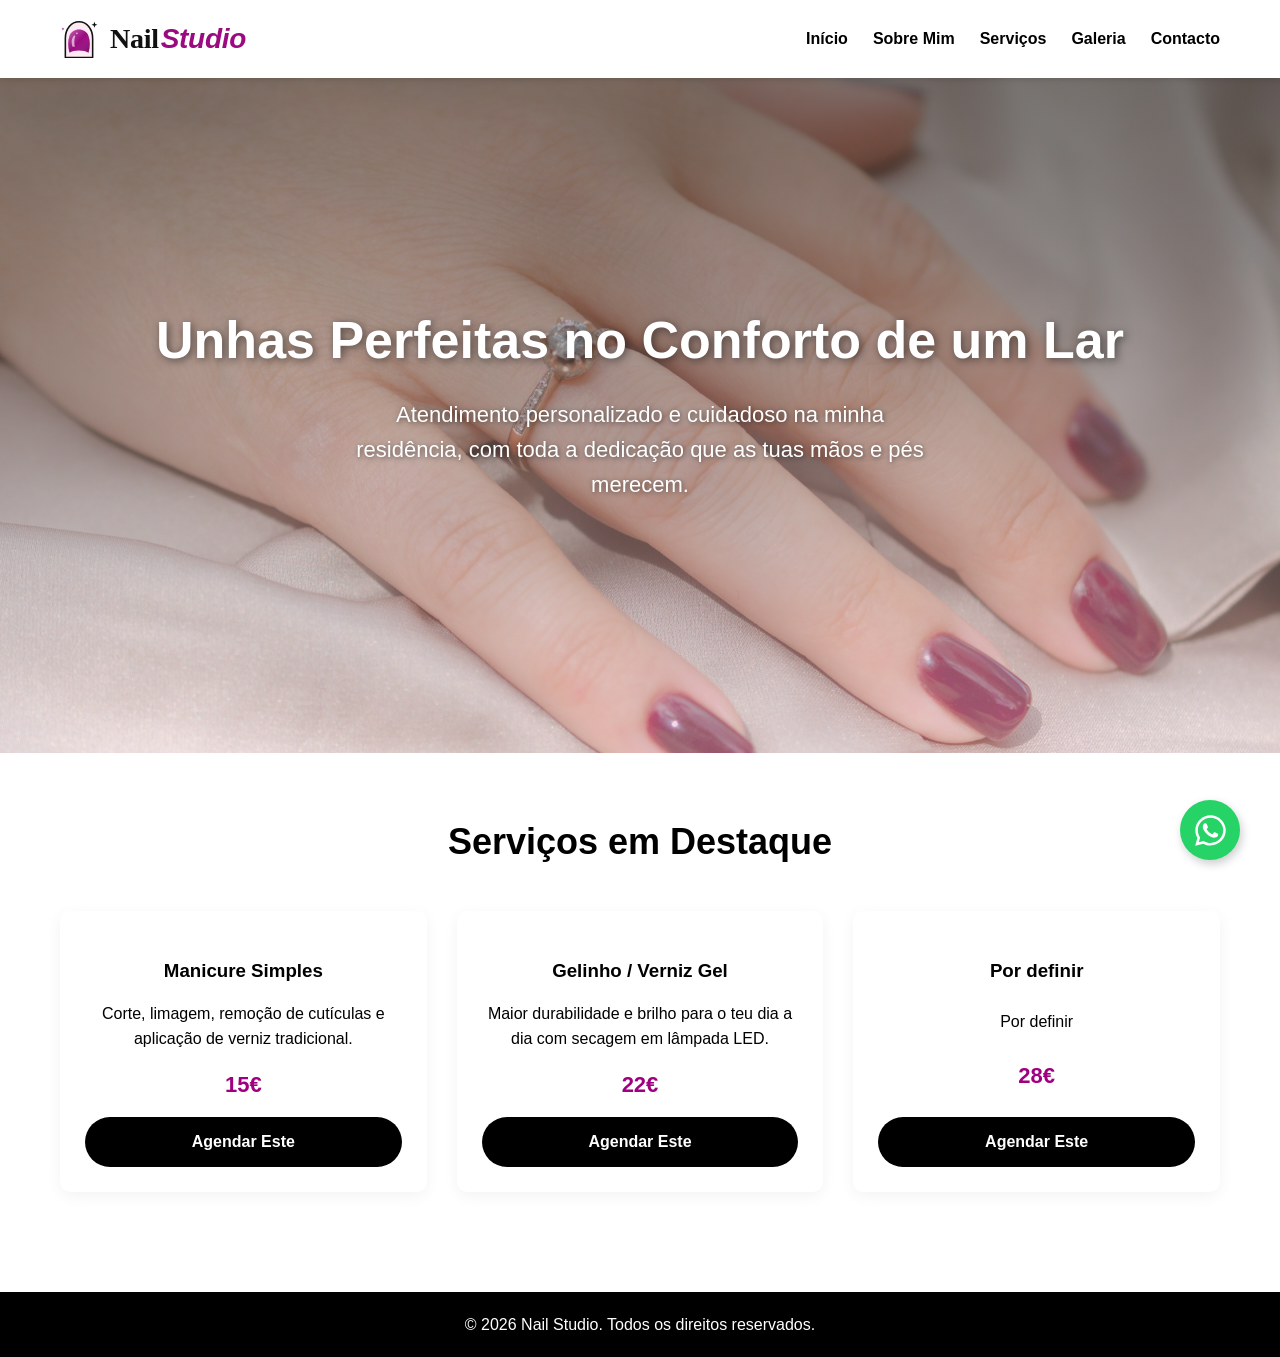
<file: index.html>
<!DOCTYPE html>
<html lang="pt">
<head>
    <meta charset="UTF-8">
    <meta name="viewport" content="width=device-width, initial-scale=1.0">
    <title>Nail Studio | Manicure</title>
    <link rel="stylesheet" href="CSS/style.css">
    <link rel="icon" type="image/svg+xml" href="images/favicon.svg?v=1">
</head>
<body>

    <header>
        <nav class="navbar">
            <div class="logo">
                <a href="index.html" class="logo-link">
                    <!-- Ícone do Dedo com Unha e Brilho extraído do teu código -->
                    <svg class="logo-icon" viewBox="0 0 64 64" xmlns="http://w3.org">
                        <defs>
                            <linearGradient id="glossM" x1="0" y1="0" x2="1" y2="1">
                                <stop offset="0" stop-color="#ffffff" stop-opacity="0.38"></stop>
                                <stop offset="0.5" stop-color="#ffffff" stop-opacity="0"></stop>
                                <stop offset="1" stop-color="#000000" stop-opacity="0.22"></stop>
                            </linearGradient>
                        </defs>
                        <path d="M9 63 V31 C9 15 19 3 32 3 C45 3 55 15 55 31 V63 Z" fill="#FDEAF3" stroke="#111111" stroke-width="2.6" stroke-linejoin="round"></path>
                        <g transform="translate(0 9)">
                            <path d="M16 46 C13 36 13 26 16 18 C18 11 25 7 32 7 C39 7 46 11 48 18 C51 26 51 36 48 46 C41 41 23 41 16 46 Z" fill="#9B0A80"></path>
                            <path d="M16 46 C13 36 13 26 16 18 C18 11 25 7 32 7 C39 7 46 11 48 18 C51 26 51 36 48 46 C41 41 23 41 16 46 Z" fill="url(#glossM)"></path>
                            <path d="M21 36 C19 29 19 24 22 19 C23.5 17 25.5 16.5 25.8 18 C24 23 23.5 29 25 36 Z" fill="#ffffff" fill-opacity="0.6"></path>
                            <circle cx="28.5" cy="13.5" r="1.3" fill="#ffffff" fill-opacity="0.75"></circle>
                        </g>
                        <path d="M58 3 L59.4 6.6 L63 8 L59.4 9.4 L58 13 L56.6 9.4 L53 8 L56.6 6.6 Z" fill="#111111"></path>
                        <path d="M5 12.5 L5.7 14.3 L7.5 15 L5.7 15.7 L5 17.5 L4.3 15.7 L2.5 15 L4.3 14.3 Z" fill="#9B0A80"></path>
                    </svg>
                    <!-- Texto alinhado com a fonte elegante do teu design -->
                    <span class="logo-text">Nail<span class="logo-highlight">Studio</span></span>
                </a>
            </div>

            <ul class="nav-links">
                <li><a href="index.html">Início</a></li>
                <li><a href="sobre.html">Sobre Mim</a></li>
                <li><a href="servicos.html">Serviços</a></li>
                <li><a href="galeria.html">Galeria</a></li>
                <li><a href="contacto.html">Contacto</a></li>
            </ul>

        </nav>
    </header>

    <section class="hero" style="background: linear-gradient(rgba(74, 59, 50, 0.6), rgba(252, 215, 217, 0.4)), url('images/banner.jpg') no-repeat center center/cover;">
        <h2>Unhas Perfeitas no Conforto de um Lar</h2>
        <p>Atendimento personalizado e cuidadoso na minha residência, com toda a dedicação que as tuas mãos e pés merecem.</p>
    </section>



    <section class="container">
        <h2 class="titulo-seccao">Serviços em Destaque</h2>
        <div class="servicos-grid">

            <!-- Cartão 1 -->
            <div class="servico-card">
                <h3>Manicure Simples</h3>
                <p>Corte, limagem, remoção de cutículas e aplicação de verniz tradicional.</p>
                <div class="preco">15€</div>
                <a href="https://wa.me/932202643?text=Olá!%20Gostaria%20de%20agendar%20uma%20Manicure%20Simples." class="btn" target="_blank" rel="noopener noreferrer">Agendar Este</a>
            </div>
        
            <!-- Cartão 2 -->
            <div class="servico-card">
                <h3>Gelinho / Verniz Gel</h3>
                <p>Maior durabilidade e brilho para o teu dia a dia com secagem em lâmpada LED.</p>
                <div class="preco">22€</div>
                <a href="https://wa.me/932202643?text=Olá!%20Gostaria%20de%20agendar%20o%20Verniz%20Gel%20(Gelinho)." class="btn" target="_blank" rel="noopener noreferrer">Agendar Este</a>
            </div>
        
            <!-- Cartão 3 -->
            <div class="servico-card">
                <h3>Por definir</h3>
                <p>Por definir</p>
                <div class="preco">28€</div>
                <a href="https://wa.me/932202643?text=Por%20Definir" class="btn" target="_blank" rel="noopener noreferrer">Agendar Este</a>   
            </div>
        
        </div>
    </section>


    <footer>
        <p>&copy; 2026 Nail Studio. Todos os direitos reservados.</p>
    </footer>

    <!-- Botão Whatsapp Flutuante -->
    <a href="https://wa.me/932202643?text=Olá!%20Gostaria%20de%20fazer%20uma%20marcação%20no%20Nail%20Studio." class="whatsapp-float" target="_blank" rel="noopener noreferrer">
        <svg viewBox="0 0 448 512">
            <path d="M380.9 97.1C339 55.1 283.2 32 223.9 32c-122.4 0-222 99.6-222 222 0 39.1 10.2 77.3 29.6 111L0 480l117.7-30.9c32.4 17.7 68.9 27 106.1 27h.1c122.3 0 224.1-99.6 224.1-222 0-59.3-25.2-115-67.1-157zm-157 341.6c-33.2 0-65.7-8.9-94-25.7l-6.7-4-69.8 18.3L72 359.2l-4.4-7c-18.5-29.4-28.2-63.3-28.2-98.2 0-101.7 82.8-184.5 184.6-184.5 49.3 0 95.6 19.2 130.4 54.1 34.8 34.9 56.2 81.2 56.1 130.5 0 101.8-84.9 184.6-186.6 184.6zm101.2-138.2c-5.5-2.8-32.8-16.2-37.9-18-5.1-1.9-8.8-2.8-12.5 2.8-3.7 5.6-14.3 18-17.6 21.8-3.2 3.7-6.5 4.2-12 1.4-32.6-16.3-54-29.1-75.5-66-5.7-9.8 5.7-9.1 16.3-30.3 1.8-3.7.9-6.9-.5-9.7-1.4-2.8-12.5-30.1-17.1-41.2-4.5-10.8-9.1-9.3-12.5-9.5-3.2-.2-6.9-.2-10.6-.2-3.7 0-9.7 1.4-14.8 6.9-5.1 5.6-19.4 19-19.4 46.3 0 27.3 19.9 53.7 22.6 57.4 2.8 3.7 39.1 59.7 94.8 83.8 35.2 15.2 49 16.5 66.6 13.9 10.7-1.6 32.8-13.4 37.4-26.4 4.6-13 4.6-24.1 3.2-26.4-1.3-2.5-5-3.9-10.5-6.6z"/>
        </svg>
    </a>


</body>
</html>
</file>
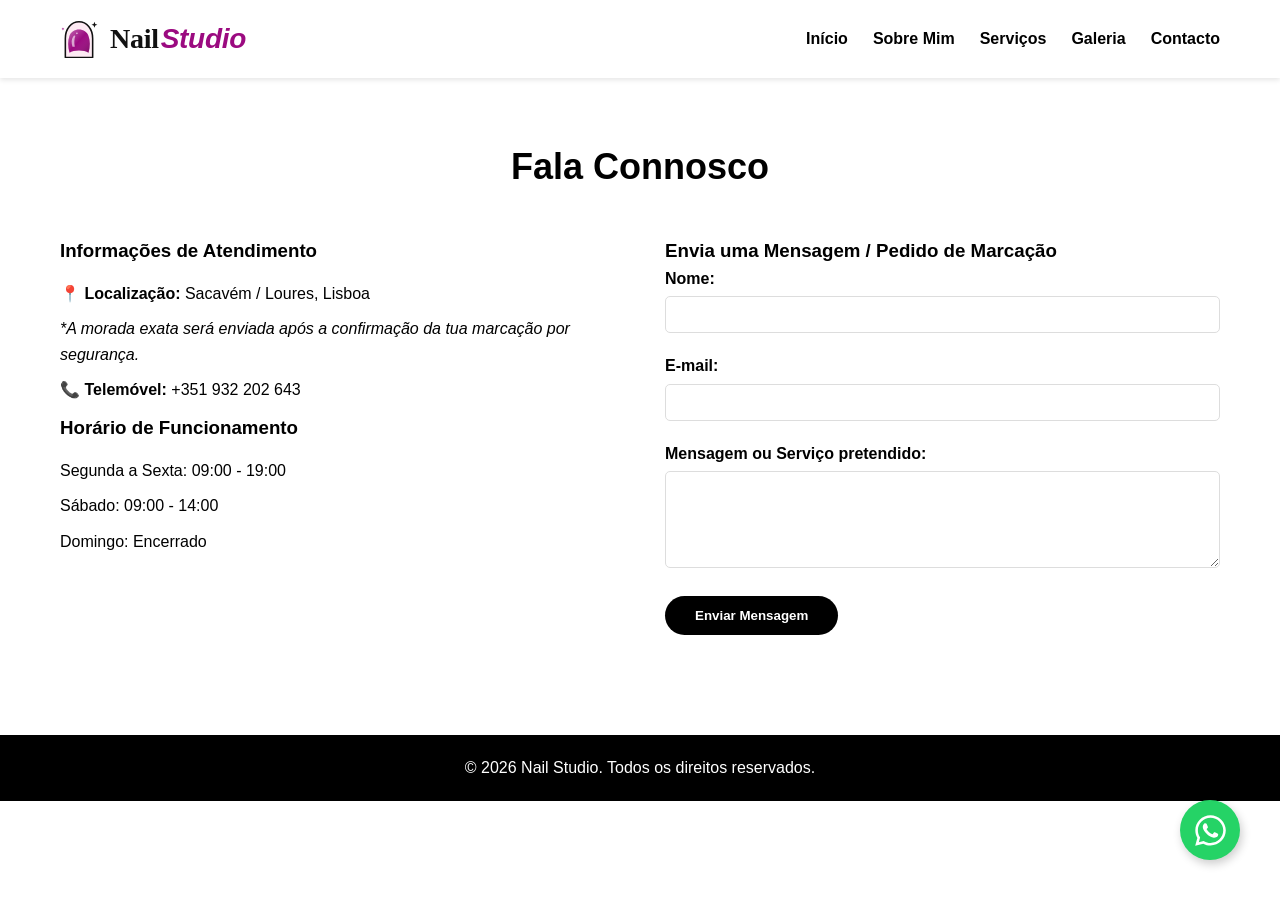
<file: contacto.html>
<!DOCTYPE html>
<html lang="pt">
<head>
    <meta charset="UTF-8">
    <meta name="viewport" content="width=device-width, initial-scale=1.0">
    <title>Contacto - Nail Studio</title>
    <link rel="stylesheet" href="CSS/style.css">
    <link rel="icon" type="image/svg+xml" href="images/favicon.svg?v=1">
</head>
<body>

    <header>
        <nav class="navbar">
            <div class="logo">
                <a href="index.html" class="logo-link">
                    <!-- Ícone do Dedo com Unha e Brilho extraído do teu código -->
                    <svg class="logo-icon" viewBox="0 0 64 64" xmlns="http://w3.org">
                        <defs>
                            <linearGradient id="glossM" x1="0" y1="0" x2="1" y2="1">
                                <stop offset="0" stop-color="#ffffff" stop-opacity="0.38"></stop>
                                <stop offset="0.5" stop-color="#ffffff" stop-opacity="0"></stop>
                                <stop offset="1" stop-color="#000000" stop-opacity="0.22"></stop>
                            </linearGradient>
                        </defs>
                        <path d="M9 63 V31 C9 15 19 3 32 3 C45 3 55 15 55 31 V63 Z" fill="#FDEAF3" stroke="#111111" stroke-width="2.6" stroke-linejoin="round"></path>
                        <g transform="translate(0 9)">
                            <path d="M16 46 C13 36 13 26 16 18 C18 11 25 7 32 7 C39 7 46 11 48 18 C51 26 51 36 48 46 C41 41 23 41 16 46 Z" fill="#9B0A80"></path>
                            <path d="M16 46 C13 36 13 26 16 18 C18 11 25 7 32 7 C39 7 46 11 48 18 C51 26 51 36 48 46 C41 41 23 41 16 46 Z" fill="url(#glossM)"></path>
                            <path d="M21 36 C19 29 19 24 22 19 C23.5 17 25.5 16.5 25.8 18 C24 23 23.5 29 25 36 Z" fill="#ffffff" fill-opacity="0.6"></path>
                            <circle cx="28.5" cy="13.5" r="1.3" fill="#ffffff" fill-opacity="0.75"></circle>
                        </g>
                        <path d="M58 3 L59.4 6.6 L63 8 L59.4 9.4 L58 13 L56.6 9.4 L53 8 L56.6 6.6 Z" fill="#111111"></path>
                        <path d="M5 12.5 L5.7 14.3 L7.5 15 L5.7 15.7 L5 17.5 L4.3 15.7 L2.5 15 L4.3 14.3 Z" fill="#9B0A80"></path>
                    </svg>
                    <!-- Texto alinhado com a fonte elegante do teu design -->
                    <span class="logo-text">Nail<span class="logo-highlight">Studio</span></span>
                </a>
            </div>

            <ul class="nav-links">
                <li><a href="index.html">Início</a></li>
                <li><a href="sobre.html">Sobre Mim</a></li>
                <li><a href="servicos.html">Serviços</a></li>
                <li><a href="galeria.html">Galeria</a></li>
                <li><a href="contacto.html">Contacto</a></li>
            </ul>

        </nav>
    </header>

    <main class="container">
        <h2 class="titulo-seccao">Fala Connosco</h2>
        
        <div class="contacto-wrapper">
            <div class="contacto-info">
                <h3>Informações de Atendimento</h3>
                <p><strong>📍 Localização:</strong> Sacavém / Loures, Lisboa</p>
                <p><em>*A morada exata será enviada após a confirmação da tua marcação por segurança.</em></p>
                <p><strong>📞 Telemóvel:</strong> +351 932 202 643</p>
                <h3>Horário de Funcionamento</h3>
                <p>Segunda a Sexta: 09:00 - 19:00</p>
                <p>Sábado: 09:00 - 14:00</p>
                <p>Domingo: Encerrado</p>
            </div>


            <div class="contacto-form">
                <h3>Envia uma Mensagem / Pedido de Marcação</h3>
    
                <!-- Formulário com ID para o JavaScript reconhecer -->
                <form id="meu-formulario" action="https://formspree.io/f/mwlvqbqe" method="POST">
                <div class="form-group">
                <label for="nome">Nome:</label>
                <input type="text" id="nome" name="name" required>
            </div>
            <div class="form-group">
                <label for="email">E-mail:</label>
                <input type="email" id="email" name="_replyto" required>
            </div>
            <div class="form-group">
                <label for="mensagem">Mensagem ou Serviço pretendido:</label>
                <textarea id="mensagem" name="message" rows="5" required></textarea>
            </div>
            <button type="submit" id="botao-enviar" class="btn">Enviar Mensagem</button>
            </form>

            <!-- Zonas ocultas para mensagens de feedback (Sucesso e Erro) -->
            <div id="mensagem-sucesso" style="display: none; background-color: #d4edda; color: #155724; padding: 15px; border-radius: 5px; margin-top: 20px; font-weight: bold; border: 1px solid #c3e6cb;">
                ✨ Mensagem enviada com sucesso! Entraremos em contacto em breve.
            </div>
            <div id="mensagem-erro" style="display: none; background-color: #f8d7da; color: #721c24; padding: 15px; border-radius: 5px; margin-top: 20px; font-weight: bold; border: 1px solid #f5c6cb;">
                ❌ Ocorreu um erro. Por favor, tenta novamente ou usa o WhatsApp.
            </div> 
        </div>
    </main>

    <footer>
        <p>&copy; 2026 Nail Studio. Todos os direitos reservados.</p>
    </footer>

    <!-- Botão Whatsapp Flutuante -->
    <a href="https://wa.me/932202643" class="whatsapp-float" target="_blank" rel="noopener noreferrer">
        <svg viewBox="0 0 448 512">
            <path d="M380.9 97.1C339 55.1 283.2 32 223.9 32c-122.4 0-222 99.6-222 222 0 39.1 10.2 77.3 29.6 111L0 480l117.7-30.9c32.4 17.7 68.9 27 106.1 27h.1c122.3 0 224.1-99.6 224.1-222 0-59.3-25.2-115-67.1-157zm-157 341.6c-33.2 0-65.7-8.9-94-25.7l-6.7-4-69.8 18.3L72 359.2l-4.4-7c-18.5-29.4-28.2-63.3-28.2-98.2 0-101.7 82.8-184.5 184.6-184.5 49.3 0 95.6 19.2 130.4 54.1 34.8 34.9 56.2 81.2 56.1 130.5 0 101.8-84.9 184.6-186.6 184.6zm101.2-138.2c-5.5-2.8-32.8-16.2-37.9-18-5.1-1.9-8.8-2.8-12.5 2.8-3.7 5.6-14.3 18-17.6 21.8-3.2 3.7-6.5 4.2-12 1.4-32.6-16.3-54-29.1-75.5-66-5.7-9.8 5.7-9.1 16.3-30.3 1.8-3.7.9-6.9-.5-9.7-1.4-2.8-12.5-30.1-17.1-41.2-4.5-10.8-9.1-9.3-12.5-9.5-3.2-.2-6.9-.2-10.6-.2-3.7 0-9.7 1.4-14.8 6.9-5.1 5.6-19.4 19-19.4 46.3 0 27.3 19.9 53.7 22.6 57.4 2.8 3.7 39.1 59.7 94.8 83.8 35.2 15.2 49 16.5 66.6 13.9 10.7-1.6 32.8-13.4 37.4-26.4 4.6-13 4.6-24.1 3.2-26.4-1.3-2.5-5-3.9-10.5-6.6z"/>
        </svg>
    </a>

        <!-- Script para enviar o formulário em segundo plano -->
    <script>
        const formulario = document.getElementById("meu-formulario");
        const botaoEnviar = document.getElementById("botao-enviar");
        const sucessoDiv = document.getElementById("mensagem-sucesso");
        const erroDiv = document.getElementById("mensagem-erro");

        formulario.addEventListener("submit", function(event) {
            event.preventDefault(); // Impede o site de redirecionar para o Formspree
            
            botaoEnviar.innerText = "A enviar...";
            botaoEnviar.disabled = true; // Evita cliques duplos

            const dados = new FormData(event.target);

            fetch(event.target.action, {
                method: formulario.method,
                body: dados,
                headers: {
                    'Accept': 'application/json' // Obriga o Formspree a responder em segundo plano
                }
            }).then(response => {
                botaoEnviar.innerText = "Enviar Mensagem";
                botaoEnviar.disabled = false;
                
                if (response.ok) {
                    sucessoDiv.style.display = "block"; // Mostra mensagem de sucesso
                    erroDiv.style.display = "none";
                    formulario.reset(); // Limpa as caixas de texto
                } else {
                    erroDiv.style.display = "block"; // Mostra mensagem de erro
                    sucessoDiv.style.display = "none";
                }
            }).catch(error => {
                botaoEnviar.innerText = "Enviar Mensagem";
                botaoEnviar.disabled = false;
                erroDiv.style.display = "block";
                sucessoDiv.style.display = "none";
            });
        });
    </script>

</body>
</html>
</file>
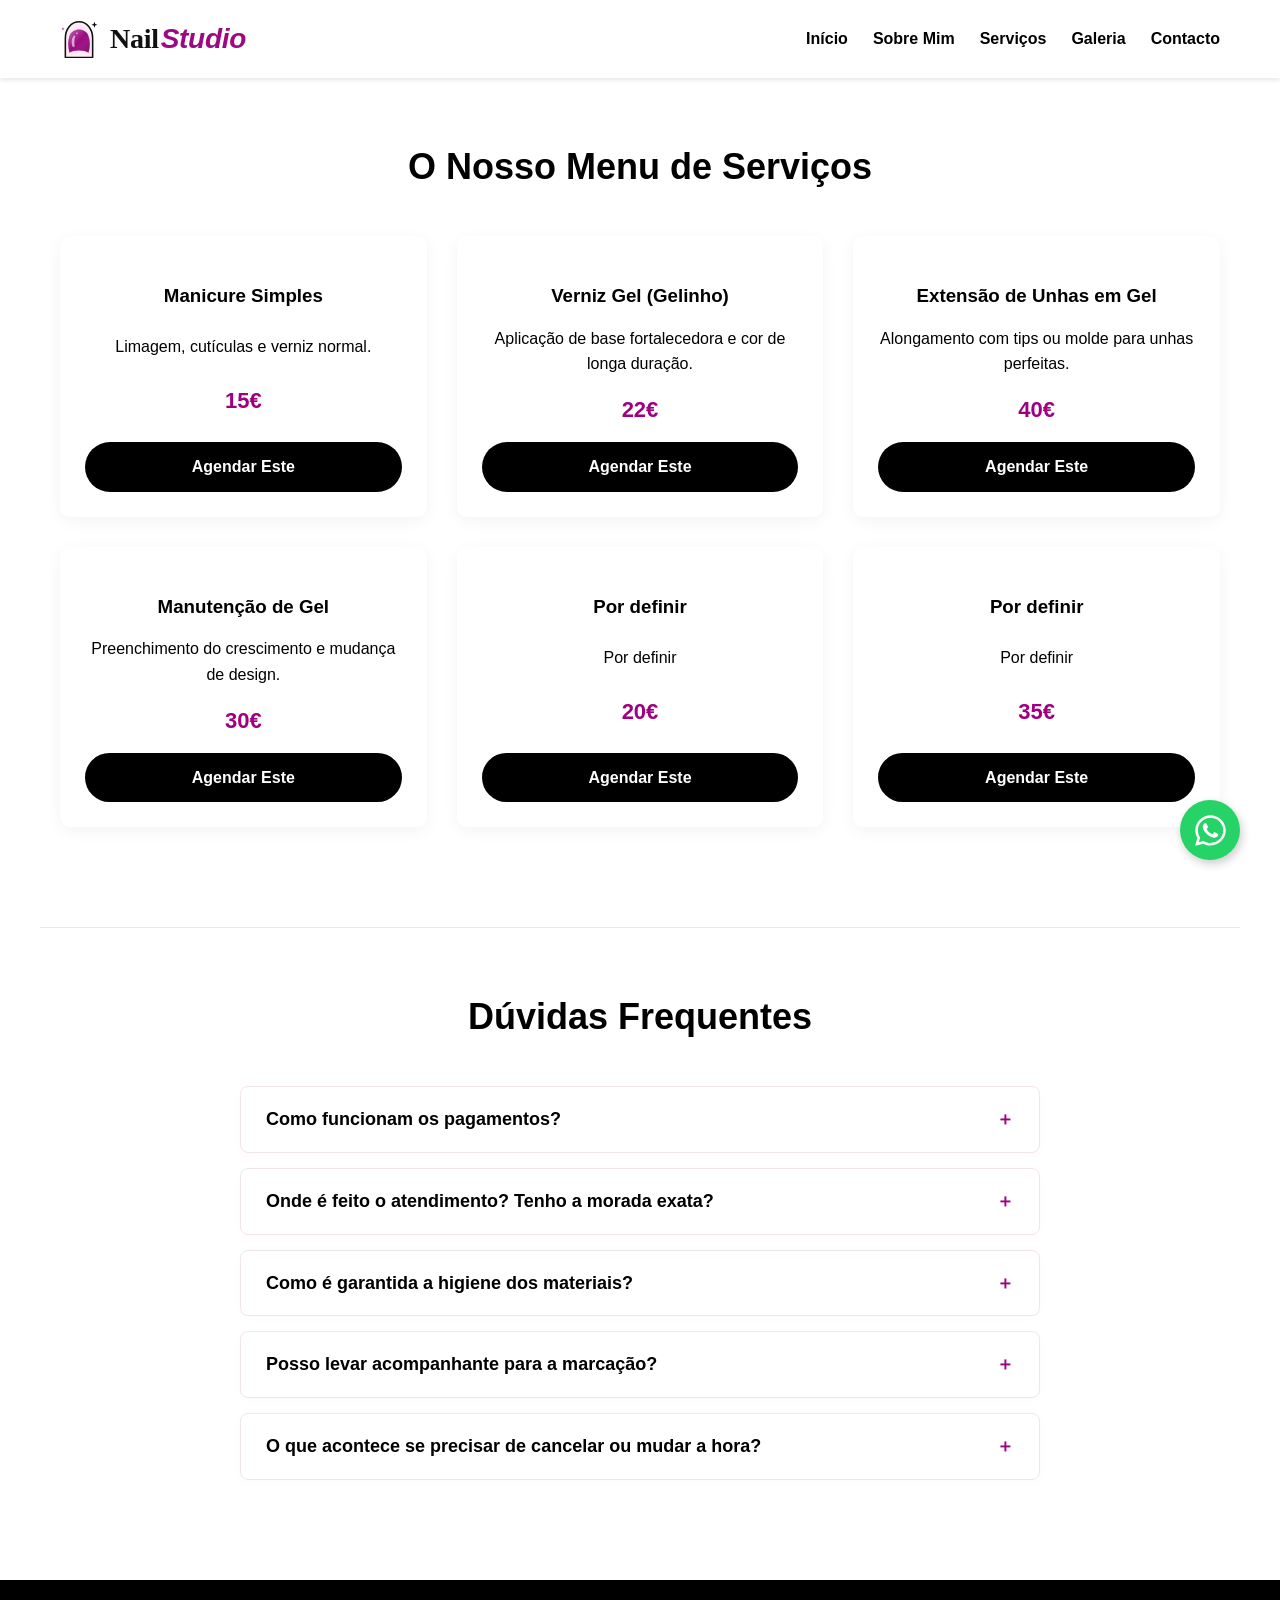
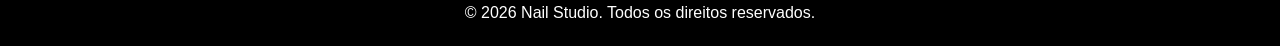
<file: servicos.html>
<!DOCTYPE html>
<html lang="pt">
<head>
    <meta charset="UTF-8">
    <meta name="viewport" content="width=device-width, initial-scale=1.0">
    <title>Serviços - Nail Studio</title>
    <link rel="stylesheet" href="CSS/style.css">
    <link rel="icon" type="image/svg+xml" href="images/favicon.svg?v=1">
</head>
<body>

    <header>
        <nav class="navbar">
            <div class="logo">
                <a href="index.html" class="logo-link">
                    <!-- Ícone do Dedo com Unha e Brilho extraído do teu código -->
                    <svg class="logo-icon" viewBox="0 0 64 64" xmlns="http://w3.org">
                        <defs>
                            <linearGradient id="glossM" x1="0" y1="0" x2="1" y2="1">
                                <stop offset="0" stop-color="#ffffff" stop-opacity="0.38"></stop>
                                <stop offset="0.5" stop-color="#ffffff" stop-opacity="0"></stop>
                                <stop offset="1" stop-color="#000000" stop-opacity="0.22"></stop>
                            </linearGradient>
                        </defs>
                        <path d="M9 63 V31 C9 15 19 3 32 3 C45 3 55 15 55 31 V63 Z" fill="#FDEAF3" stroke="#111111" stroke-width="2.6" stroke-linejoin="round"></path>
                        <g transform="translate(0 9)">
                            <path d="M16 46 C13 36 13 26 16 18 C18 11 25 7 32 7 C39 7 46 11 48 18 C51 26 51 36 48 46 C41 41 23 41 16 46 Z" fill="#9B0A80"></path>
                            <path d="M16 46 C13 36 13 26 16 18 C18 11 25 7 32 7 C39 7 46 11 48 18 C51 26 51 36 48 46 C41 41 23 41 16 46 Z" fill="url(#glossM)"></path>
                            <path d="M21 36 C19 29 19 24 22 19 C23.5 17 25.5 16.5 25.8 18 C24 23 23.5 29 25 36 Z" fill="#ffffff" fill-opacity="0.6"></path>
                            <circle cx="28.5" cy="13.5" r="1.3" fill="#ffffff" fill-opacity="0.75"></circle>
                        </g>
                        <path d="M58 3 L59.4 6.6 L63 8 L59.4 9.4 L58 13 L56.6 9.4 L53 8 L56.6 6.6 Z" fill="#111111"></path>
                        <path d="M5 12.5 L5.7 14.3 L7.5 15 L5.7 15.7 L5 17.5 L4.3 15.7 L2.5 15 L4.3 14.3 Z" fill="#9B0A80"></path>
                    </svg>
                    <!-- Texto alinhado com a fonte elegante do teu design -->
                    <span class="logo-text">Nail<span class="logo-highlight">Studio</span></span>
                </a>
            </div>

            <ul class="nav-links">
                <li><a href="index.html">Início</a></li>
                <li><a href="sobre.html">Sobre Mim</a></li>
                <li><a href="servicos.html">Serviços</a></li>
                <li><a href="galeria.html">Galeria</a></li>
                <li><a href="contacto.html">Contacto</a></li>
            </ul>

        </nav>
    </header>

    <main class="container">
        <h2 class="titulo-seccao">O Nosso Menu de Serviços</h2>
        <div class="servicos-grid">

            <!-- 1. Manicure Simples -->
            <div class="servico-card">
                <h3>Manicure Simples</h3>
                <p>Limagem, cutículas e verniz normal.</p>
                <div class="preco">15€</div>
                <a href="https://wa.me/932202643?text=Ola!%20Gostaria%20de%20agendar%20uma%20Manicure%20Simples." class="btn" target="_blank" rel="noopener noreferrer">Agendar Este</a>
            </div>

            <!-- 2. Verniz Gel -->
            <div class="servico-card">
                <h3>Verniz Gel (Gelinho)</h3>
                <p>Aplicação de base fortalecedora e cor de longa duração.</p>
                <div class="preco">22€</div>
                <a href="https://wa.me/932202643?text=Olá!%20Gostaria%20de%20agendar%20o%20Verniz%20Gel%20(Gelinho)." class="btn" target="_blank" rel="noopener noreferrer">Agendar Este</a>
            </div>

            <!-- 3. Extensão em Gel -->
            <div class="servico-card">
                <h3>Extensão de Unhas em Gel</h3>
                <p>Alongamento com tips ou molde para unhas perfeitas.</p>
                <div class="preco">40€</div>
                <a href="https://wa.me/932202643?text=Olá!%20Gostaria%20de%20agendar%20uma%20Extensão%20de%20Unhas%20em%20Gel." class="btn" target="_blank" rel="noopener noreferrer">Agendar Este</a>
            </div>

            <!-- 4. Manutenção de Gel -->
            <div class="servico-card">
                <h3>Manutenção de Gel</h3>
                <p>Preenchimento do crescimento e mudança de design.</p>
                <div class="preco">30€</div>
                <a href="https://wa.me/932202643?text=Olá!%20Gostaria%20de%20agendar%20uma%20Manutenção%20de%20Gel." class="btn" target="_blank" rel="noopener noreferrer">Agendar Este</a>
            </div>

            <!-- 5. Por definir -->
            <div class="servico-card">
                <h3>Por definir</h3>
                <p>Por definir</p>
                <div class="preco">20€</div>
                <a href="https://wa.me/932202643?text=Por%20Definir" class="btn" target="_blank" rel="noopener noreferrer">Agendar Este</a>
            </div>

            <!-- 6. Por definir -->
            <div class="servico-card">
                <h3>Por definir</h3>
                <p>Por definir</p>
                <div class="preco">35€</div>
                <a href="https://wa.me/932202643?text=Por%20Definir" class="btn" target="_blank" rel="noopener noreferrer">Agendar Este</a>
            </div>
        </div>
    </main>

    <!-- Secção de Perguntas Frequentes (FAQ) -->
    <section class="container faq-seccao">
        <h2 class="titulo-seccao">Dúvidas Frequentes</h2>
        
        <div class="faq-wrapper">
            <!-- Pergunta 1 -->
            <details class="faq-item">
                <summary>Como funcionam os pagamentos?</summary>
                <div class="faq-resposta">
                    <p>Aceitamos pagamentos em dinheiro ou de forma rápida e segura através de <strong>MB WAY</strong> no final do atendimento.</p>
                </div>
            </details>

            <!-- Pergunta 2 -->
            <details class="faq-item">
                <summary>Onde é feito o atendimento? Tenho a morada exata?</summary>
                <div class="faq-resposta">
                    <p>O atendimento é feito na minha residência, num espaço reservado, acolhedor e totalmente higienizado para o teu conforto. Por motivos de privacidade e segurança, a morada exata será enviada diretamente para o teu WhatsApp assim que confirmarmos o teu dia e hora.</p>
                </div>
            </details>

            <!-- Pergunta 3 -->
            <details class="faq-item">
                <summary>Como é garantida a higiene dos materiais?</summary>
                <div class="faq-resposta">
                    <p>A tua saúde está em primeiro lugar! Todos os alicates e instrumentos de metal são rigorosamente lavados, desinfetados e esterilizados após cada utilização. Além disso, as limas, blocos e protetores utilizados são 100% descartáveis.</p>
                </div>
            </details>

            <!-- Pergunta 4 -->
            <details class="faq-item">
                <summary>Posso levar acompanhante para a marcação?</summary>
                <div class="faq-resposta">
                    <p>Como o atendimento é feito num ambiente residencial exclusivo para te dar total atenção, pedimos que venhas sem acompanhantes. Assim, garantimos um momento de pausa relaxante, silencioso e confortável para ti.</p>
                </div>
            </details>

            <!-- Pergunta 5 -->
            <details class="faq-item">
                <summary>O que acontece se precisar de cancelar ou mudar a hora?</summary>
                <div class="faq-resposta">
                    <p>Imprevistos acontecem! Pedimos apenas que nos avises pelo WhatsApp com pelo menos 24 horas de antecedência para conseguirmos reorganizar a agenda e oferecer a vaga a outra cliente.</p>
                </div>
            </details>
        </div>
    </section>

    <footer>
        <p>&copy; 2026 Nail Studio. Todos os direitos reservados.</p>
    </footer>

    <!-- Botão Whatsapp Flutuante -->
    <a href="https://wa.me/932202643?text=Olá!%20Gostaria%20de%20fazer%20uma%20marcação%20no%20Nail%20Studio." class="whatsapp-float" target="_blank" rel="noopener noreferrer">
        <svg viewBox="0 0 448 512">
            <path d="M380.9 97.1C339 55.1 283.2 32 223.9 32c-122.4 0-222 99.6-222 222 0 39.1 10.2 77.3 29.6 111L0 480l117.7-30.9c32.4 17.7 68.9 27 106.1 27h.1c122.3 0 224.1-99.6 224.1-222 0-59.3-25.2-115-67.1-157zm-157 341.6c-33.2 0-65.7-8.9-94-25.7l-6.7-4-69.8 18.3L72 359.2l-4.4-7c-18.5-29.4-28.2-63.3-28.2-98.2 0-101.7 82.8-184.5 184.6-184.5 49.3 0 95.6 19.2 130.4 54.1 34.8 34.9 56.2 81.2 56.1 130.5 0 101.8-84.9 184.6-186.6 184.6zm101.2-138.2c-5.5-2.8-32.8-16.2-37.9-18-5.1-1.9-8.8-2.8-12.5 2.8-3.7 5.6-14.3 18-17.6 21.8-3.2 3.7-6.5 4.2-12 1.4-32.6-16.3-54-29.1-75.5-66-5.7-9.8 5.7-9.1 16.3-30.3 1.8-3.7.9-6.9-.5-9.7-1.4-2.8-12.5-30.1-17.1-41.2-4.5-10.8-9.1-9.3-12.5-9.5-3.2-.2-6.9-.2-10.6-.2-3.7 0-9.7 1.4-14.8 6.9-5.1 5.6-19.4 19-19.4 46.3 0 27.3 19.9 53.7 22.6 57.4 2.8 3.7 39.1 59.7 94.8 83.8 35.2 15.2 49 16.5 66.6 13.9 10.7-1.6 32.8-13.4 37.4-26.4 4.6-13 4.6-24.1 3.2-26.4-1.3-2.5-5-3.9-10.5-6.6z"/>
        </svg>
    </a>

</body>
</html>
</file>
<file: CSS/style.css>
/* Configurações Gerais */
* {
    margin: 0;
    padding: 0;
    box-sizing: border-box;
    font-family: 'Segoe UI', Tahoma, Geneva, Verdana, sans-serif;
}

:root {
    --cor-principal: white;
    --cor-escura: #000000;
    --cor-destaque: #a00080;
    --cor-fundo: white;
    --cor-texto: #000000;
}

body {
    background-color: var(--cor-fundo);
    color: var(--cor-texto);
    line-height: 1.6;
}

/* Menu de Navegação */
header {
    background-color: #fff;
    box-shadow: 0 2px 5px rgba(0,0,0,0.1);
    position: sticky;
    top: 0;
    z-index: 1000;
}

.navbar {
    display: flex;
    justify-content: space-between;
    align-items: center;
    max-width: 1200px;
    margin: 0 auto;
    padding: 20px;
}

/* Importação da fonte Playfair Display usada no teu design */
@import url('https://googleapis.com');

.logo {
    display: flex;
    align-items: center;
}

.logo-link {
    display: flex;
    align-items: center;
    gap: 12px; /* Espaço entre o símbolo e o texto */
    text-decoration: none;
}

/* Controla o tamanho do símbolo para não quebrar o menu */
.logo-icon {
    width: 38px;
    height: 38px;
    display: block;
}

/* Estilização do texto idêntica ao design do ficheiro */
.logo-text {
    font-family: 'Playfair Display', Georgia, serif;
    font-size: 28px;
    font-weight: 700;
    line-height: 1;
    color: #111111;
    letter-spacing: -0.01em;
}

/* Aplica a cor roxa (accent) e o estilo itálico na palavra Studio */
.logo-highlight {
    color: #9B0A80;
    font-style: italic;
    margin-left: 2px;
}

.nav-links {
    list-style: none;
    display: flex;
    gap: 25px;
}

.nav-links a {
    text-decoration: none;
    color: var(--cor-escura);
    font-weight: 600;
    transition: color 0.3s;
}

.nav-links a:hover, .nav-links a.active {
    color: var(--cor-destaque);
}

/* Banner Principal (Hero) com Imagem Local Corrigida */
.hero {
    background-attachment: fixed;
    height: 75vh;
    display: flex;
    flex-direction: column;
    justify-content: center;
    align-items: center;
    text-align: center;
    padding: 20px;
}

.hero h2 {
    font-size: 52px;
    color: #fff;
    text-shadow: 2px 2px 8px rgba(0, 0, 0, 0.5);
    margin-bottom: 15px;
    font-weight: 700;
}

.hero p {
    font-size: 22px;
    color: #fff;
    text-shadow: 1px 1px 5px rgba(0, 0, 0, 0.5);
    margin-bottom: 30px;
    max-width: 600px;
}

.btn {
    display: inline-block;
    background-color: var(--cor-escura);
    color: #fff;
    padding: 12px 30px;
    text-decoration: none;
    border-radius: 25px;
    font-weight: bold;
    transition: background 0.3s;
    border: none;
    cursor: pointer;
}

.btn:hover {
    background-color: var(--cor-destaque);
}

/* Secções Comuns */
.container {
    max-width: 1200px;
    margin: 0 auto;
    padding: 60px 20px;
}

.titulo-seccao {
    text-align: center;
    font-size: 36px;
    color: var(--cor-escura);
    margin-bottom: 40px;
}

/* Grid de Serviços (Index e Serviços) */
.servicos-grid {
    display: grid;
    grid-template-columns: repeat(auto-fit, minmax(280px, 1fr));
    gap: 30px;
}

.servico-card {
    background-color: #fff;
    border-radius: 10px;
    overflow: hidden;
    box-shadow: 0 4px 15px rgba(0,0,0,0.05);
    text-align: center;
    padding: 25px;
    border-top: 5px solid var(--cor-principal);
    transition: transform 0.3s;

    /* 🌟 TRUQUE MÁGICO PARA ALINHAR OS BOTÕES NO FUNDO: */
    display: flex;
    flex-direction: column;
    justify-content: space-between; /* Força o botão a ir para o fundo e o título para o topo */
}

.servico-card:hover {
    transform: translateY(-5px);
}

.servico-card h3 {
    color: var(--cor-escura);
    margin: 15px 0;
}

.preco {
    font-size: 22px;
    color: var(--cor-destaque);
    font-weight: bold;
    margin: 15px 0;
}

/* Página Sobre */
.sobre-conteudo {
    display: flex;
    align-items: center;
    gap: 50px;
    flex-wrap: wrap;
}

.sobre-texto {
    flex: 1;
    min-width: 300px;
}

.sobre-img {
    flex: 1;
    min-width: 300px;
}

.sobre-img img {
    width: 100%;
    border-radius: 10px;
    box-shadow: 0 5px 15px rgba(0,0,0,0.1);
}

/* Página de Contacto */
.contacto-wrapper {
    display: flex;
    gap: 50px;
    flex-wrap: wrap;
}

.contacto-info, .contacto-form {
    flex: 1;
    min-width: 300px;
}

.contacto-info h3 {
    margin-bottom: 15px;
    color: var(--cor-escura);
}

.contacto-info p {
    margin-bottom: 10px;
}

.form-group {
    margin-bottom: 20px;
}

.form-group label {
    display: block;
    margin-bottom: 5px;
    font-weight: 600;
}

.form-group input, .form-group textarea {
    width: 100%;
    padding: 10px;
    border: 1px solid #ddd;
    border-radius: 5px;
    outline: none;
}

.form-group input:focus, .form-group textarea:focus {
    border-color: var(--cor-destaque);
}

/* Rodapé */
footer {
    background-color: var(--cor-escura);
    color: #fff;
    text-align: center;
    padding: 20px;
    margin-top: 40px;
}

/* Responsividade */
@media (max-width: 768px) {
    .navbar {
        flex-direction: column;
        gap: 15px;
        text-align: center;
    }

    .nav-links {
        display: flex;
        gap: 12px; /* Reduzi um pouco o gap para caber tudo melhor lado a lado */
        width: 100%;
        justify-content: center;
        
        /* 🌟 OS TRÊS TRUQUES PARA NÃO PARTIR O TEXTO: */
        white-space: nowrap;      /* Impede que o "Sobre Mim" se separe em duas linhas */
        overflow-x: auto;         /* Se o telemóvel for muito pequeno, permite arrastar o menu para o lado */
        padding: 5px 10px;        /* Dá um pequeno espaço acima e abaixo para o toque */
        
        /* Esconde a barra de rolagem feia no telemóvel para o menu parecer limpo */
        -webkit-overflow-scrolling: touch;
    }
    
    .nav-links::-webkit-scrollbar {
        display: none; /* Esconde a barra de rolagem no Chrome/Safari do telemóvel */
    }

    .hero h2 {
        font-size: 32px;
    }
}

/* Botão Flutuante do WhatsApp Corrigido */
.whatsapp-float {
    position: fixed;
    width: 60px;
    height: 60px;
    bottom: 40px;
    right: 40px;
    background-color: #25d366;
    color: #fff;
    border-radius: 50%; /* Garante que o círculo fica perfeitamente redondo */
    box-shadow: 2px 4px 10px rgba(0, 0, 0, 0.2);
    z-index: 10000;
    display: flex;
    align-items: center;
    justify-content: center;
    text-decoration: none;
    transition: transform 0.3s ease, background-color 0.3s ease;
}

.whatsapp-float:hover {
    transform: scale(1.1);
    background-color: #128c7e;
}

/* Garante que o símbolo SVG fica centrado e com o tamanho correto */
.whatsapp-float svg {
    width: 35px;
    height: 35px;
    fill: #fff;
    display: block;
}

/* Definições da Galeria de Fotos */
.galeria-grid {
    display: grid;
    grid-template-columns: repeat(auto-fit, minmax(300px, 1fr));
    gap: 20px;
}

.galeria-item {
    position: relative;
    border-radius: 10px;
    overflow: hidden;
    box-shadow: 0 4px 10px rgba(0,0,0,0.05);
    height: 300px;
}

.galeria-item img {
    width: 100%;
    height: 100%;
    object-fit: cover;
    transition: transform 0.4s ease;
}

/* Efeito ao passar o rato (Zoom na imagem) */
.galeria-item:hover img {
    transform: scale(1.08);
}

/* Legenda escura que aparece por cima da foto ao passar o rato */
.galeria-overlay {
    position: absolute;
    bottom: 0;
    left: 0;
    width: 100%;
    background: linear-gradient(transparent, rgba(74, 59, 50, 0.9));
    color: #fff;
    padding: 20px;
    text-align: center;
    font-weight: 600;
    opacity: 0;
    transition: opacity 0.3s ease;
}

.galeria-item:hover .galeria-overlay {
    opacity: 1;
}

/* Estilos da Secção de FAQ (Perguntas Frequentes) */
.faq-seccao {
    border-top: 1px solid #f0e6e7;
    margin-top: 40px;
}

.faq-wrapper {
    max-width: 800px;
    margin: 0 auto;
    display: flex;
    flex-direction: column;
    gap: 15px;
}

.faq-item {
    background-color: #fff;
    border-radius: 8px;
    box-shadow: 0 2px 8px rgba(0,0,0,0.02);
    border: 1px solid #f2e6e7;
    overflow: hidden;
    transition: all 0.3s ease;
}

/* Estilo do botão da pergunta */
.faq-item summary {
    padding: 18px 25px;
    font-size: 18px;
    font-weight: 600;
    color: var(--cor-escura);
    cursor: pointer;
    list-style: none; /* Esconde a seta padrão */
    display: flex;
    justify-content: space-between;
    align-items: center;
    outline: none;
}

/* Criar uma seta personalizada elegante */
.faq-item summary::after {
    content: '＋';
    font-size: 18px;
    color: var(--cor-destaque);
    transition: transform 0.3s ease;
}

/* Quando a caixa está aberta, muda o fundo e roda a seta */
.faq-item[open] {
    border-color: var(--cor-principal);
    box-shadow: 0 4px 12px rgba(252, 215, 217, 0.2);
}

.faq-item[open] summary {
    border-bottom: 1px solid #fff3f4;
    background-color: #fffafb;
}

.faq-item[open] summary::after {
    content: '－';
}

/* Estilo do texto da resposta */
.faq-resposta {
    padding: 20px 25px;
    color: #666;
    font-size: 16px;
    background-color: #fff;
    line-height: 1.6;
}
</file>
